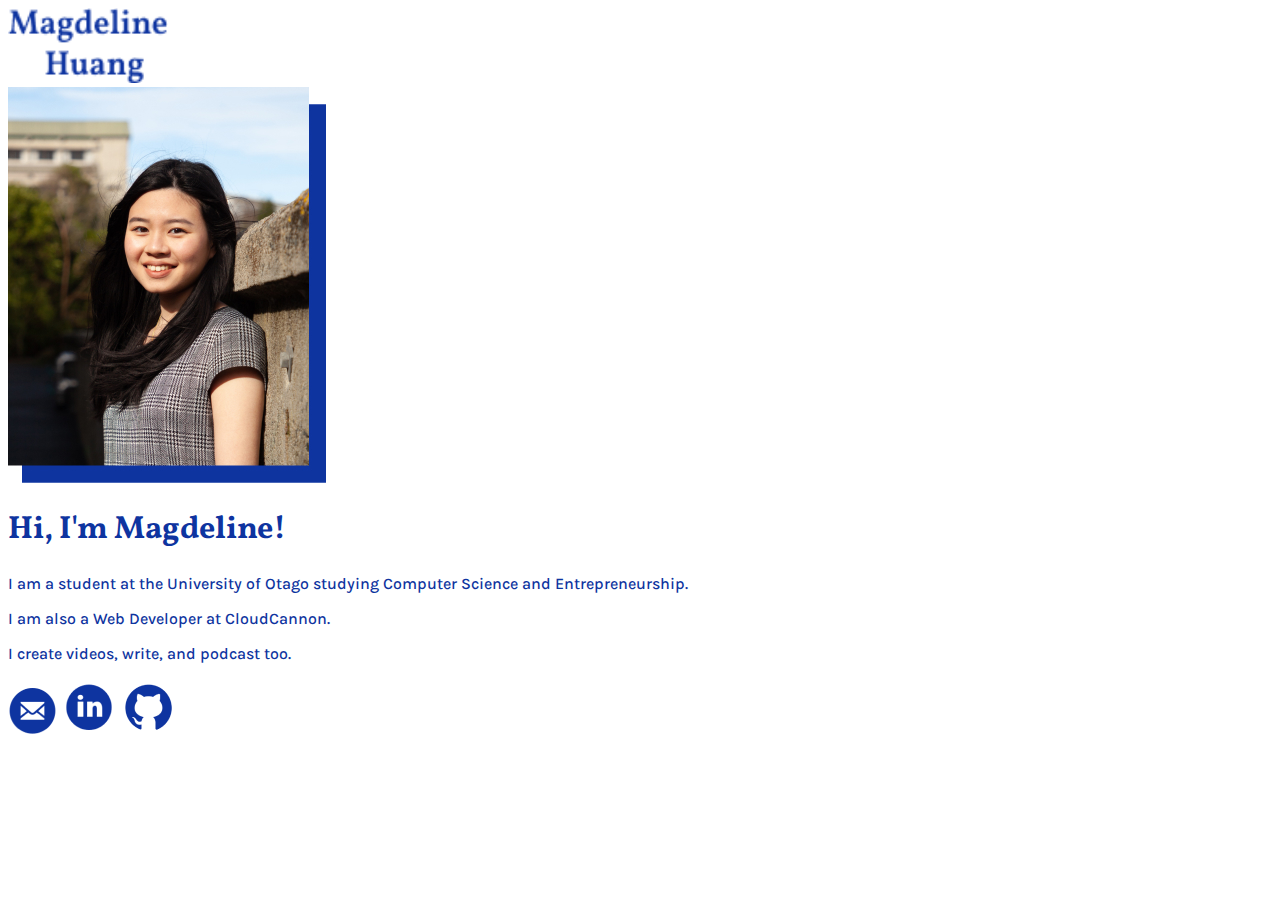
<file: index.html>
<!DOCTYPE html> <!--defines this document to be HTML5-->
<html lang="en"> <!--root element of an HTML page-->
    <head> <!--contains meta information-->
        <meta charset="UTF-8"> <!--defines the charset-->
        <meta name="viewport" content="width=device-width, initial-scale=1"> <!--makes the website look good on all devices and screen resolutions-->
        <link rel="stylesheet" href="styles.css"> <!--links this file to styles.css-->
        <link rel="icon" type="image/png" sizes="48x48" href="./Assets/mag favicon.png"> <!--favicon-->
        <!--using Google fonts-->
        <link rel="preconnect" href="https://fonts.gstatic.com">
        <link href="https://fonts.googleapis.com/css2?family=Karla:ital,wght@0,400;0,700;1,400&family=Vollkorn:wght@700&display=swap" rel="stylesheet"> 
        <!--end using Google fonts-->
        <title>Magdeline Huang</title> <!--meta title-->
        <meta name="description" content="Hi, I'm Magdeline! I am a student at the University of Otago studying Computer Science and Entrepreneurship. I am also a Web Developer at CloudCannon. I create videos, write, and podcast too."> <!--meta description-->
        <meta property=”og:title” content="index.html"> <!--open graph tag-->
    </head>

    <body>
        <nav>
            <a href="index.html"><img src="./Assets/Logo.png" alt="Logo" width="160" height="75"></a>

        </nav>

        <section class="about">
            <div class="container">
                <img src="./Assets/profile picture.jpg" alt="Magdeline Huang"/>
                <h1>Hi, I'm Magdeline!</h1>
                <p>I am a student at the University of Otago studying Computer Science and Entrepreneurship.</p>
                <p>I am also a Web Developer at CloudCannon.</p>
                <p>I create videos, write, and podcast too.</p>
                <img src="./Assets/mail.png" alt="mail icon"/>
                <img src="./Assets/linkedin.png" alt="linkedin icon"/>
                <img src="./Assets/github.png" alt="github icon"/>
            </div>
        </section>

        <section class="features">

        </section>

        <footer class="footer">
            <div class="container">

            </div>
        </footer>

    </body>
</html>
</file>
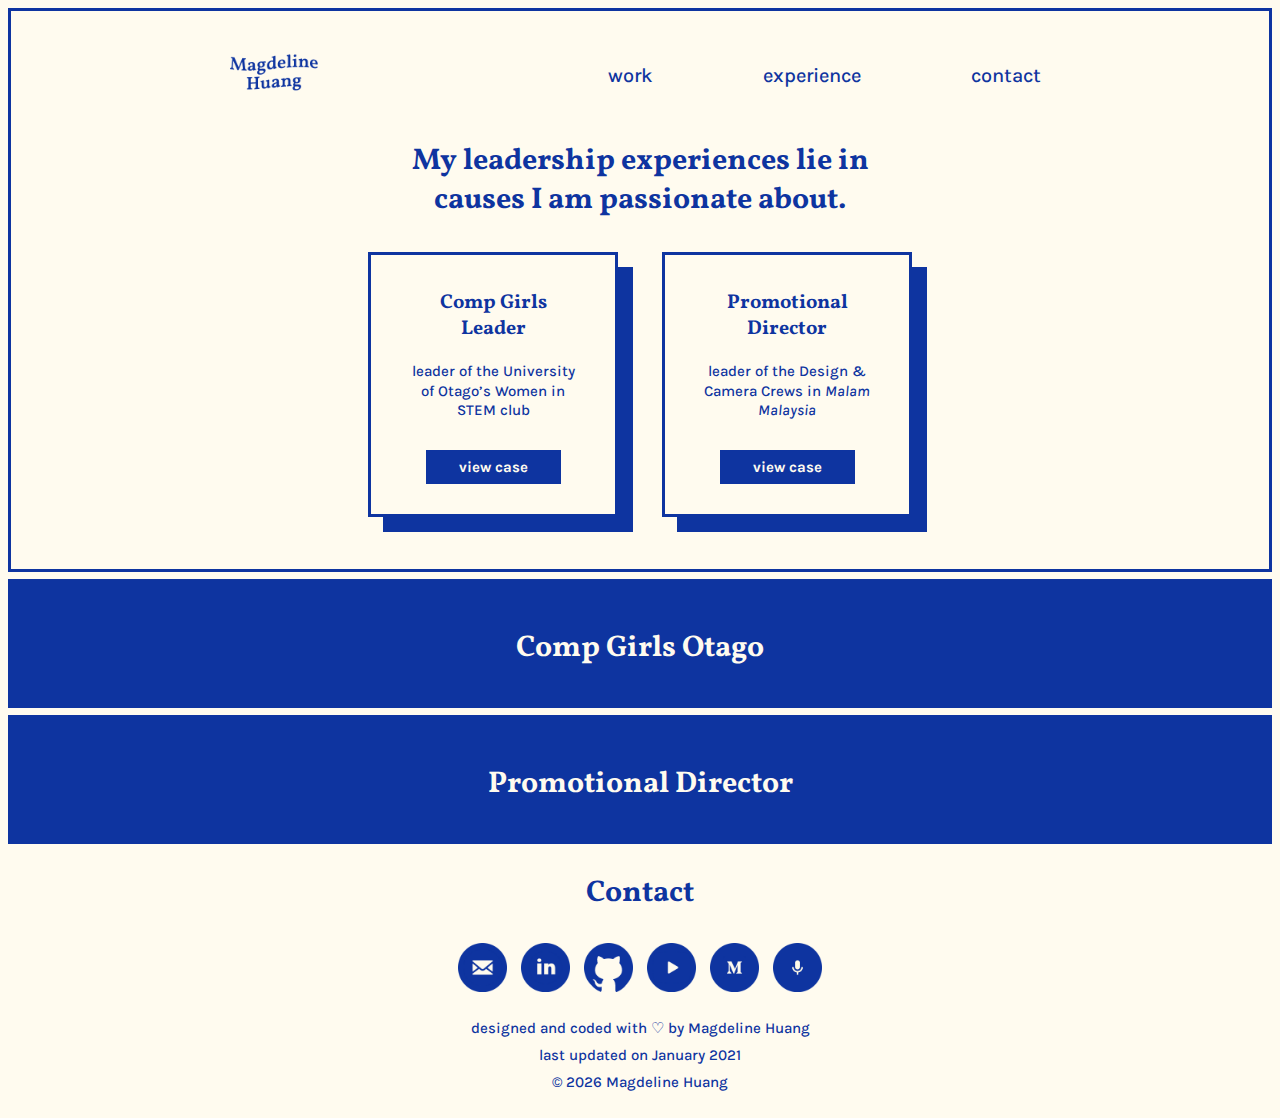
<file: experience.html>
<!DOCTYPE html> <!-- defines this document to be HTML5 -->
<html lang="en"> <!-- root element of an HTML page -->
    <head> <!-- meta information -->
        <meta charset="UTF-8"> <!-- defines the charset -->
        <meta name="viewport" content="width=device-width, initial-scale=1.0"> <!-- makes the website look good on all devices and screen resolutions -->
        <!-- <meta http-equiv="X-UA-Compatible" content="ie-edge>" -->
        <link rel="stylesheet" href="./css/style.css"> <!-- links this file to style.css -->
        <link rel="icon" type="image/png" sizes="48x48" href="./Assets/mag favicon.png"> <!-- favicon -->
        <!-- using Google fonts -->
        <link rel="preconnect" href="https://fonts.gstatic.com">
        <link href="https://fonts.googleapis.com/css2?family=Karla:ital,wght@0,400;0,700;1,400&family=Vollkorn:wght@700&display=swap" rel="stylesheet"> 
        <!-- end using Google fonts -->
        <title>Magdeline Huang | Experience</title> <!-- meta title -->
        <meta name="description" content="Hi, I'm Magdeline! I am a student at the University of Otago studying Computer Science and Entrepreneurship. I am also a Web Developer at CloudCannon. I create videos, write, and podcast too."> <!-- meta description -->
        <meta property=”og:title” content="index.html"> <!-- open graph tag -->
    </head>

    <body>
        <div class="border">
            <header id="header" class="layout">
                <nav class="flex flex-jc-sb flex-ai-c">
                    <a href="index.html" id="header__logo">
                        <img src="./Assets/logo old.png" alt="Home" width="160" height="75">
                    </a>

                    <div id="header__links" class="flex flex-jc-sb flex-ai-c">
                        <!-- <a href="index.html" id="header__logo">
                            <img src="./Assets/logo old.png" alt="Logo" width="160" height="75">
                        </a> -->
                        <a href="work.html">work</a>
                        <a href="experience.html">experience</a>
                        <a href="#footer">contact</a>
                    </div>

                    <!-- <div id="mobileNav" class="menu-open">
                        <a href="index.html" class="header__logo hide-for-desktop">
                            <img src="./Assets/logo old.png" alt="Logo" width="160" height="75">
                        </a>
                        <a href="work.html">work</a>
                        <a href="experience.html">experience</a>
                        <a href="#footer">contact</a>
                    </div> -->

                    <!-- "Hamburger menu" / "Bar icon" to toggle the navigation links -->
                    <!-- <a href="javascript:void(0);" class="header__menu hide-for-desktop" onclick="myFunction()">
                        <span></span>
                        <span></span>
                        <span></span>
                    </a> -->
                </nav> 
            </header>

            <section id="experience" class="layout">
                <h3>My leadership experiences lie in<br>causes I am passionate about.</h3>
                <div class="flex flex-jc-c flex-fw-w">
                    <div id="experience__container" class="border">
                        <h5>Comp Girls Leader</h5>
                        <p>leader of the University of Otago’s Women in STEM club</p>
                        <a href="#compgirls">view case</a>
                        <!-- <button type="button" onclick="#compgirls">view case</button> -->
                    </div>
                    <div id="experience__container" class="border">
                        <h5>Promotional Director</h5>
                        <p>leader of the Design & Camera Crews in <em>Malam Malaysia</em></p>
                        <a href="#promo">view case</a>
                    </div>
                </div>
            </section>
        </div>

        <div id="compgirls">
            <h3>Comp Girls Otago</h3>
        </div>

        <div id="promo">
            <h3>Promotional Director</h3>
        </div>

        <footer id="footer" class="flex flex-fd-c flex-jc-sb flex-ai-c">
            <h3>Contact</h3>
            <!-- <div class="form">
                <form action="contact.php" method="post">
                    Your name<br>
                    <input type="text" name="cf_name"><br>
                    Your e-mail<br>
                    <input type="text" name="cf_email"><br>
                    Message<br>
                    <textarea name="cf_message"><br>
                    <input type="submit" value="Send">
                    <input type="reset" value="Clear">
                </form>
            </div> -->
            <div id="footer__socials">
                <a href="mailto:magdeline0512@gmail.com">
                    <img src="./Assets/Socials/mail.png" alt="mail" width="49" height="49"/>
                </a>
                <a href="https://www.linkedin.com/in/magdelinehuang/">
                    <img src="./Assets/Socials/linkedin.png" alt="linkedin" width="49" height="49"/>
                </a>
                <a href="https://github.com/xsol05">
                    <img src="./Assets/Socials/github.png" alt="github" width="49" height="49"/>
                </a>
                <a href="https://www.youtube.com/channel/UCz_1mIreCWjmPu0TSPdBCVg">
                    <img src="./Assets/Socials/youtube.png" alt="youtube" width="49" height="49"/>
                </a>
                <a href="https://magdelinehuang.medium.com/">
                    <img src="./Assets/Socials/medium.png" alt="medium" width="49" height="49"/>
                </a>
                <a href="https://anchor.fm/">
                    <img src="./Assets/Socials/podcast.png" alt="podcast" width="49" height="49"/>
                </a>
            </div>
            <p>designed and coded with ♡ by Magdeline Huang</p>
            <p>last updated on January 2021</p>
            <p>© <script language="JavaScript" type="text/javascript">document.write((new Date()).getFullYear());</script> Magdeline Huang</p> <!-- updates to the current year automatically -->
            <!-- <a href="https://analytics.google.com/analytics/web/provision/#/provision">stats for nerds</a> -->
        </footer>
        
    </body>
</html>
</file>
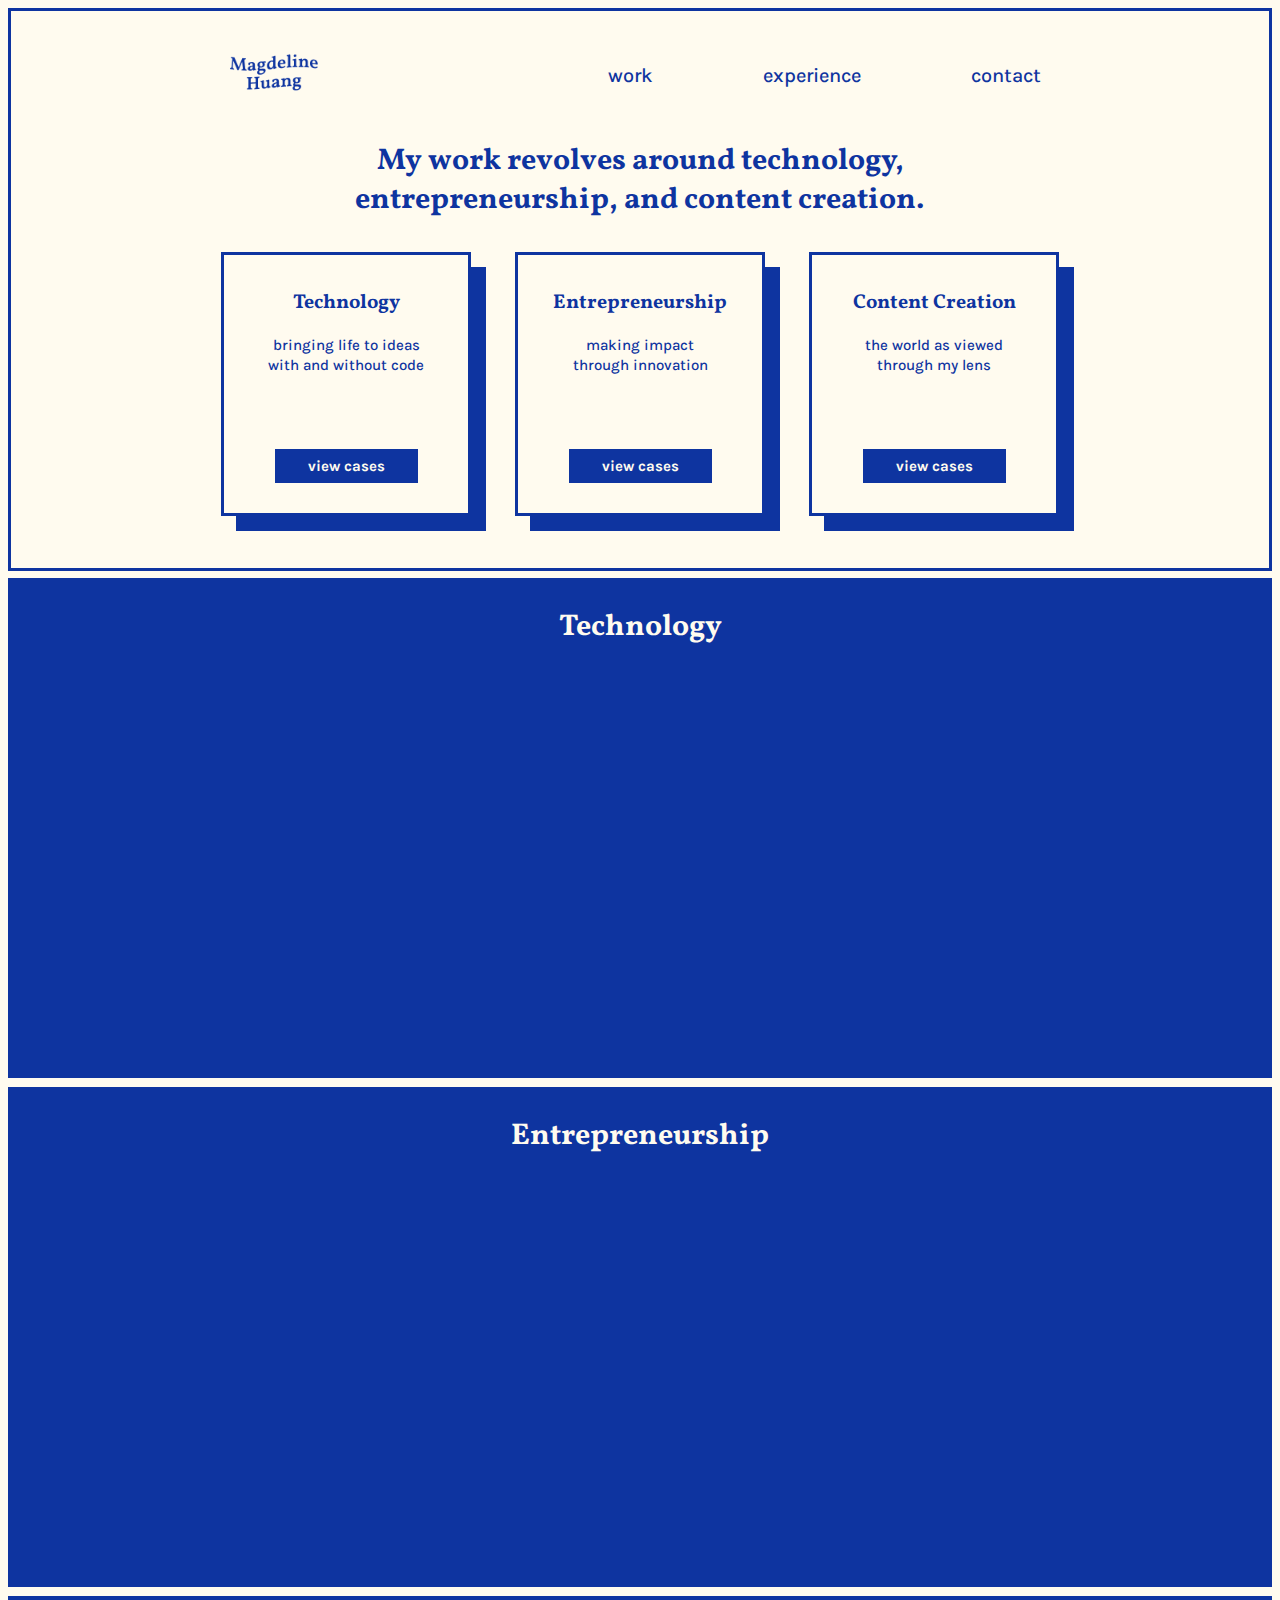
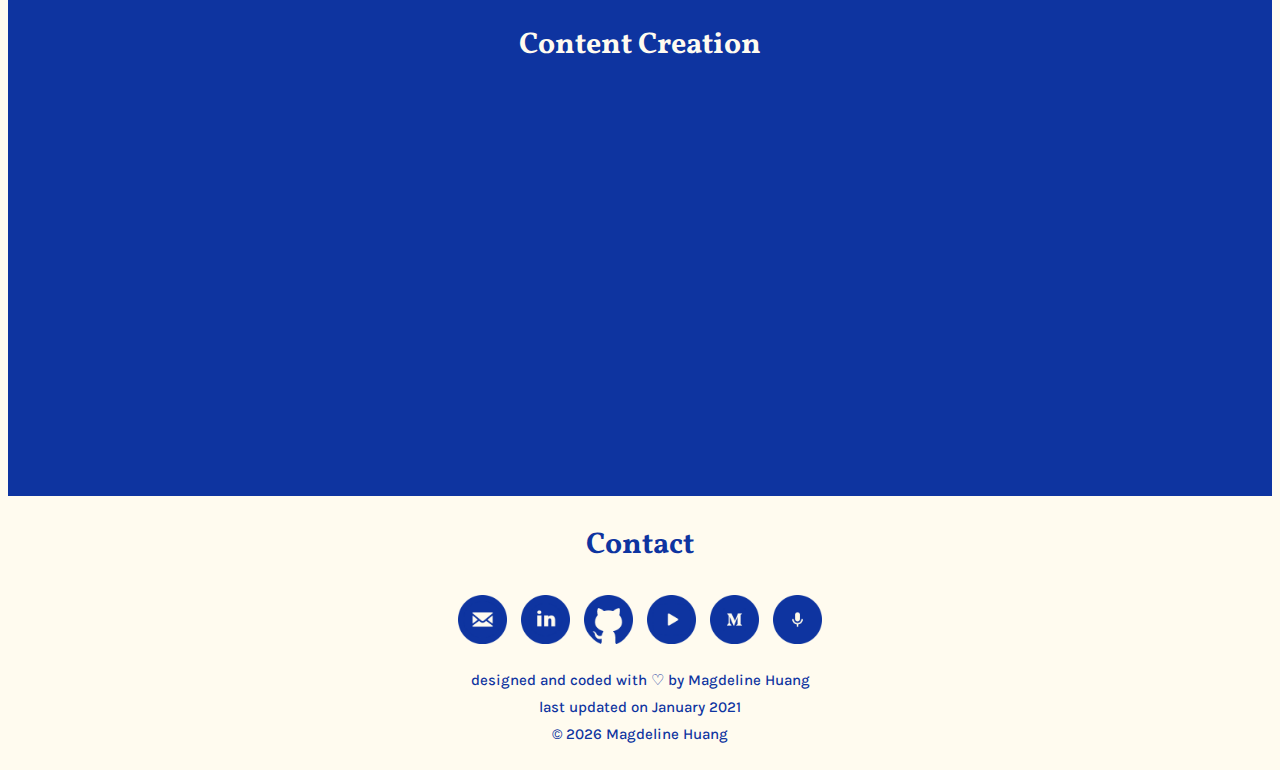
<file: work.html>
<!DOCTYPE html> <!-- defines this document to be HTML5 -->
<html lang="en"> <!-- root element of an HTML page -->
    <head> <!-- meta information -->
        <meta charset="UTF-8"> <!-- defines the charset -->
        <meta name="viewport" content="width=device-width, initial-scale=1.0"> <!-- makes the website look good on all devices and screen resolutions -->
        <link rel="stylesheet" href="./css/style.css"> <!-- links this file to style.css -->
        <link rel="icon" type="image/png" sizes="48x48" href="./Assets/mag favicon.png"> <!-- favicon -->
        <!-- using Google fonts -->
        <link rel="preconnect" href="https://fonts.gstatic.com">
        <link href="https://fonts.googleapis.com/css2?family=Karla:ital,wght@0,400;0,700;1,400&family=Vollkorn:wght@700&display=swap" rel="stylesheet"> 
        <!-- end using Google fonts -->
        <title>Magdeline Huang | Work</title> <!-- meta title -->
        <meta name="description" content="Hi, I'm Magdeline! I am a student at the University of Otago studying Computer Science and Entrepreneurship. I am also a Web Developer at CloudCannon. I create videos, write, and podcast too."> <!-- meta description -->
        <meta property=”og:title” content="index.html"> <!-- open graph tag -->
    </head>

    <body>
        <div class="border">
            <header id="header" class="layout">
                <nav class="flex flex-jc-sb flex-ai-c">
                    <a href="index.html" id="header__logo">
                        <img src="./Assets/logo old.png" alt="Home" width="160" height="75">
                    </a>

                    <div id="header__links" class="flex flex-jc-sb flex-ai-c">
                        <!-- <a href="index.html" id="header__logo">
                            <img src="./Assets/logo old.png" alt="Logo" width="160" height="75">
                        </a> -->
                        <a href="work.html">work</a>
                        <a href="experience.html">experience</a>
                        <a href="#footer">contact</a>
                    </div>

                    <!-- <div id="mobileNav" class="menu-open">
                        <a href="index.html" class="header__logo hide-for-desktop">
                            <img src="./Assets/logo old.png" alt="Logo" width="160" height="75">
                        </a>
                        <a href="work.html">work</a>
                        <a href="experience.html">experience</a>
                        <a href="#footer">contact</a>
                    </div> -->

                    <!-- "Hamburger menu" / "Bar icon" to toggle the navigation links -->
                    <!-- <a href="javascript:void(0);" class="header__menu hide-for-desktop" onclick="myFunction()">
                        <span></span>
                        <span></span>
                        <span></span>
                    </a> -->
                </nav> 
            </header>

            <section id="work" class="layout">
                <h3>My work revolves around technology,<br>entrepreneurship, and content creation.</h3>
                <div class="flex flex-jc-c flex-fw-w">
                    <div id="work__container" class="border">
                        <h5>Technology</h5>
                        <p>bringing life to ideas with and without code</p>
                        <a href="#tech">view cases</a>
                    </div>
                    <div id="work__container" class="border">
                        <h5>Entrepreneurship</h5>
                        <p>making impact<br>through innovation</p>
                        <a href="#entre">view cases</a>
                    </div>
                    <div id="work__container" class="border">
                        <h5>Content Creation</h5>
                        <p>the world as viewed through my lens</em></p>
                        <a href="#content">view cases</a>
                    </div>
                </div>
            </section>
        </div>

        <div id="tech">
            <h3>Technology</h3>
        </div>

        <div id="entre">
            <h3>Entrepreneurship</h3>
        </div>

        <div id="content">
            <h3>Content Creation</h3>
        </div>

        <footer id="footer" class="flex flex-fd-c flex-jc-sb flex-ai-c">
            <h3>Contact</h3>
            <!-- <div class="form">
                <form action="contact.php" method="post">
                    Your name<br>
                    <input type="text" name="cf_name"><br>
                    Your e-mail<br>
                    <input type="text" name="cf_email"><br>
                    Message<br>
                    <textarea name="cf_message"><br>
                    <input type="submit" value="Send">
                    <input type="reset" value="Clear">
                </form>
            </div> -->
            <div id="footer__socials">
                <a href="mailto:magdeline0512@gmail.com">
                    <img src="./Assets/Socials/mail.png" alt="mail" width="49" height="49"/>
                </a>
                <a href="https://www.linkedin.com/in/magdelinehuang/">
                    <img src="./Assets/Socials/linkedin.png" alt="linkedin" width="49" height="49"/>
                </a>
                <a href="https://github.com/xsol05">
                    <img src="./Assets/Socials/github.png" alt="github" width="49" height="49"/>
                </a>
                <a href="https://www.youtube.com/channel/UCz_1mIreCWjmPu0TSPdBCVg">
                    <img src="./Assets/Socials/youtube.png" alt="youtube" width="49" height="49"/>
                </a>
                <a href="https://magdelinehuang.medium.com/">
                    <img src="./Assets/Socials/medium.png" alt="medium" width="49" height="49"/>
                </a>
                <a href="https://anchor.fm/">
                    <img src="./Assets/Socials/podcast.png" alt="podcast" width="49" height="49"/>
                </a>
            </div>
            <p>designed and coded with ♡ by Magdeline Huang</p>
            <p>last updated on January 2021</p>
            <p>© <script language="JavaScript" type="text/javascript">document.write((new Date()).getFullYear());</script> Magdeline Huang</p> <!-- updates to the current year automatically -->
            <!-- <a href="https://analytics.google.com/analytics/web/provision/#/provision">stats for nerds</a> -->
        </footer>
        
    </body>
</html>
</file>
<file: styles.css>
h1 {
    font-family: 'Vollkorn', serif;
    color: #0E34A0;
}

p {
    font-family: 'Karla', sans-serif;
    color: #0E34A0;
    font-weight: 500;
}
</file>
<file: css/style.css>
html {
  font-size: 100%;
  -webkit-box-sizing: border-box;
          box-sizing: border-box;
  background-color: #FFFBEF;
}

*, *::before, *::after {
  -webkit-box-sizing: inherit;
          box-sizing: inherit;
}

body {
  font-family: 'Karla', sans-serif;
  font-size: 1.25rem;
  font-weight: 500;
  line-height: 1.3;
  color: #0E34A0;
  text-align: center;
}

h1 {
  font-family: 'Vollkorn', serif;
  font-size: 40px;
}

h3 {
  font-family: 'Vollkorn', serif;
  font-size: 30px;
}

h5 {
  font-family: 'Vollkorn', serif;
  font-size: 20px;
}

.flex {
  display: -webkit-box;
  display: -ms-flexbox;
  display: flex;
}

.flex-fd-c {
  -webkit-box-orient: vertical;
  -webkit-box-direction: normal;
      -ms-flex-direction: column;
          flex-direction: column;
}

.flex-jc-sb {
  -webkit-box-pack: justify;
      -ms-flex-pack: justify;
          justify-content: space-between;
}

.flex-jc-c {
  -webkit-box-pack: center;
      -ms-flex-pack: center;
          justify-content: center;
}

.flex-ai-c {
  -webkit-box-align: center;
      -ms-flex-align: center;
          align-items: center;
}

.flex-fw-w {
  -ms-flex-wrap: wrap;
      flex-wrap: wrap;
}

.layout {
  max-width: 940px;
  margin: auto;
}

.border {
  border-color: #0E34A0;
  border-style: solid;
  border-width: 3px;
}

#header nav {
  padding: 24px 24px 0px 24px;
}

#header__links a:not(:last-child) {
  margin-right: 110px;
}

#header__links a:last-child {
  margin-right: 45px;
}

#header__links a, #header__links a:visited {
  text-decoration: none;
  color: #0E34A0;
}

#header__links a:hover {
  border-bottom: 2px solid #0E34A0;
  padding-bottom: 0.5px;
}

#footer {
  margin: 0px auto 30px auto;
}

#footer h3 {
  color: #0E34A0;
  padding: 30px 0px;
  margin: 0px;
}

#footer__socials {
  margin-bottom: 8px;
}

#footer__socials a, #footer__socials a:visited {
  text-decoration: none;
}

#footer__socials a:not(:last-child), #footer__socials a:visited:not(:last-child) {
  margin-right: 10px;
}

#footer p, #footer a {
  margin: 15px 0px 0px 0px;
  font-size: 0.9375rem;
  line-height: 0.8;
}

#about__image {
  margin: 38px;
}

#about__text {
  max-width: 450px;
  margin: 38px;
}

#about__text h1 {
  margin: 0px;
}

#about__text-bio p a, #about__text-bio p a:visited {
  border-bottom: 2px solid #0E34A0;
  padding-bottom: 0.5px;
  text-decoration: none;
  color: #0E34A0;
}

#about__text-socials {
  padding-top: 15px;
}

#about__text-socials a, #about__text-socials a:visited {
  text-decoration: none;
}

#about__text-socials a:not(:last-child), #about__text-socials a:visited:not(:last-child) {
  margin-right: 10px;
}

#features {
  background-color: #0E34A0;
  margin-top: 9px;
}

#features h3 {
  color: #FFFBEF;
  padding: 30px 0px;
  margin: 0px;
}

#features__links {
  max-width: 560px;
  margin: auto;
  padding-bottom: 25px;
}

#features__links a {
  margin: 7px 10px;
}

#experience {
  padding: 25px 0px 30px 0px;
}

#experience h3 {
  padding-bottom: 10px;
  margin: 0px;
}

#experience__container {
  max-width: 250px;
  padding: 35px;
  margin: 22px;
  -webkit-box-shadow: 15px 15px #0E34A0;
          box-shadow: 15px 15px #0E34A0;
}

#experience__container h5 {
  margin: 0px;
}

#experience__container p {
  font-size: 0.9375rem;
  margin: 20px 0px 32px 0px;
}

#experience__container a, #experience__container a:visited {
  color: #FFFBEF;
  background-color: #0E34A0;
  font-family: 'Karla', sans-serif;
  font-size: 0.9375rem;
  font-weight: bold;
  padding: 8px 33px;
  text-decoration: none;
}

#compgirls {
  background-color: #0E34A0;
  margin: 7px 0px 0px 0px;
  padding: 50px 0px 40px 0px;
}

#compgirls h3 {
  padding: 0px;
  margin: 0px;
  color: #FFFBEF;
}

#compgirls p {
  color: #FFFBEF;
  margin: 10px 0px 30px 0px;
}

#compgirls .text {
  max-width: 500px;
  padding: 0px 10px;
}

#compgirls .text p {
  color: #FFFBEF;
  text-align: justify;
  font-size: 0.9375rem;
  line-height: 1.5;
  margin: 20px 0px;
}

#compgirls .text a, #compgirls .text a:visited {
  border-bottom: 1.5px solid #FFFBEF;
  padding-bottom: 0.5px;
  text-decoration: none;
  color: #FFFBEF;
}

#compgirls iframe {
  margin: 20px;
}

#promo {
  background-color: #0E34A0;
  margin: 7px 0px 0px 0px;
  padding: 50px 0px 40px 0px;
}

#promo h3 {
  padding: 0px;
  margin: 0px;
  color: #FFFBEF;
}

#promo p {
  color: #FFFBEF;
  margin: 10px 0px 30px 0px;
}

#promo .text {
  max-width: 400px;
  padding: 0px 10px;
}

#promo .text p {
  color: #FFFBEF;
  text-align: justify;
  font-size: 0.9375rem;
  line-height: 1.5;
  margin: 20px 0px;
}

#promo .text a, #promo .text a:visited {
  border-bottom: 1.5px solid #FFFBEF;
  padding-bottom: 0.5px;
  text-decoration: none;
  color: #FFFBEF;
}

#promo iframe {
  margin: 20px;
}

#work {
  padding: 25px 0px 30px 0px;
}

#work h3 {
  padding-bottom: 10px;
  margin: 0px;
}

#work__container {
  max-width: 250px;
  padding: 35px;
  margin: 22px;
  -webkit-box-shadow: 15px 15px #0E34A0;
          box-shadow: 15px 15px #0E34A0;
}

#work__container h5 {
  margin: 0px;
}

#work__container p {
  font-size: 0.9375rem;
  margin: 20px 0px 77px 0px;
}

#work__container a, #work__container a:visited {
  color: #FFFBEF;
  background-color: #0E34A0;
  font-family: 'Karla', sans-serif;
  font-size: 0.9375rem;
  font-weight: bold;
  padding: 8px 33px;
  text-decoration: none;
}

#tech {
  background-color: #0E34A0;
  height: 500px;
}

#tech h3 {
  padding: 30px 0px;
  margin: 7px 0px 0px 0px;
  color: #FFFBEF;
}

#entre {
  background-color: #0E34A0;
  height: 500px;
}

#entre h3 {
  padding: 30px 0px;
  margin: 9px 0px 0px 0px;
  color: #FFFBEF;
}

#content {
  background-color: #0E34A0;
  height: 500px;
}

#content h3 {
  padding: 30px 0px;
  margin: 9px 0px 0px 0px;
  color: #FFFBEF;
}
/*# sourceMappingURL=style.css.map */
</file>
